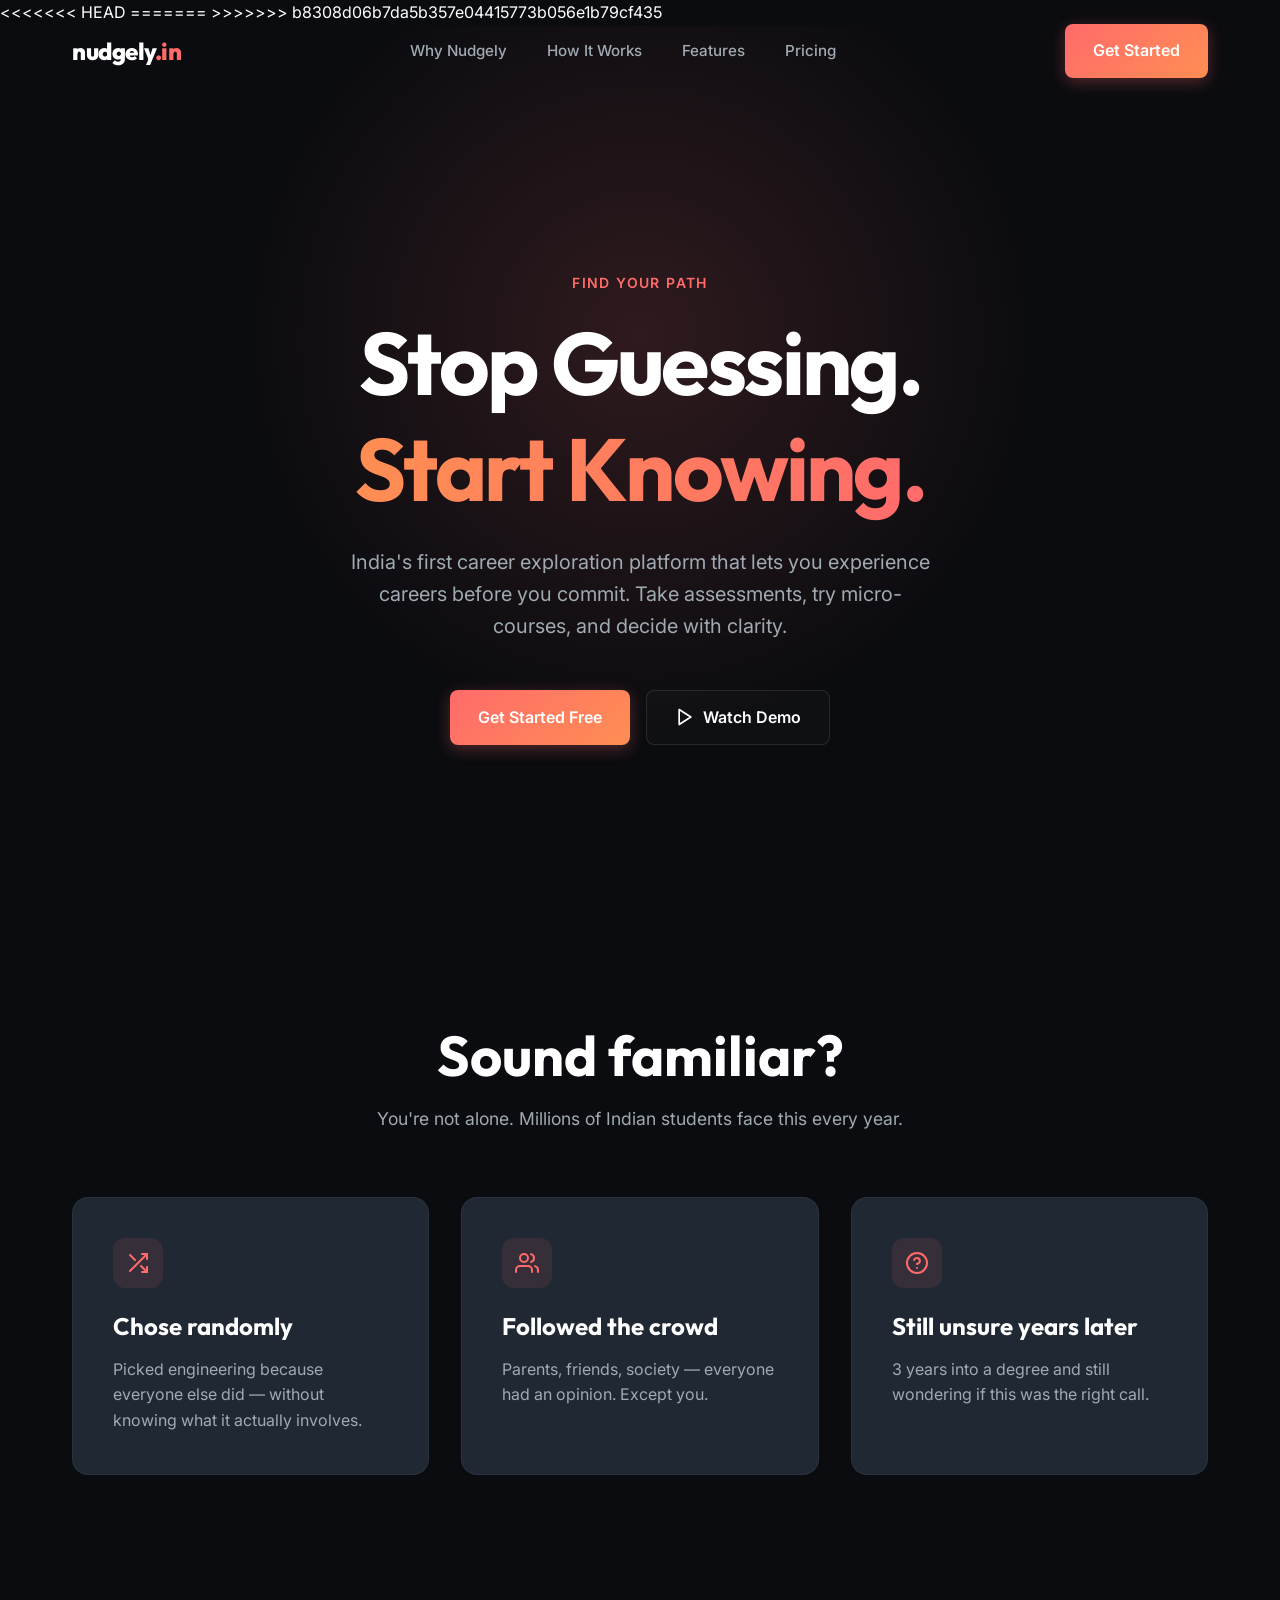
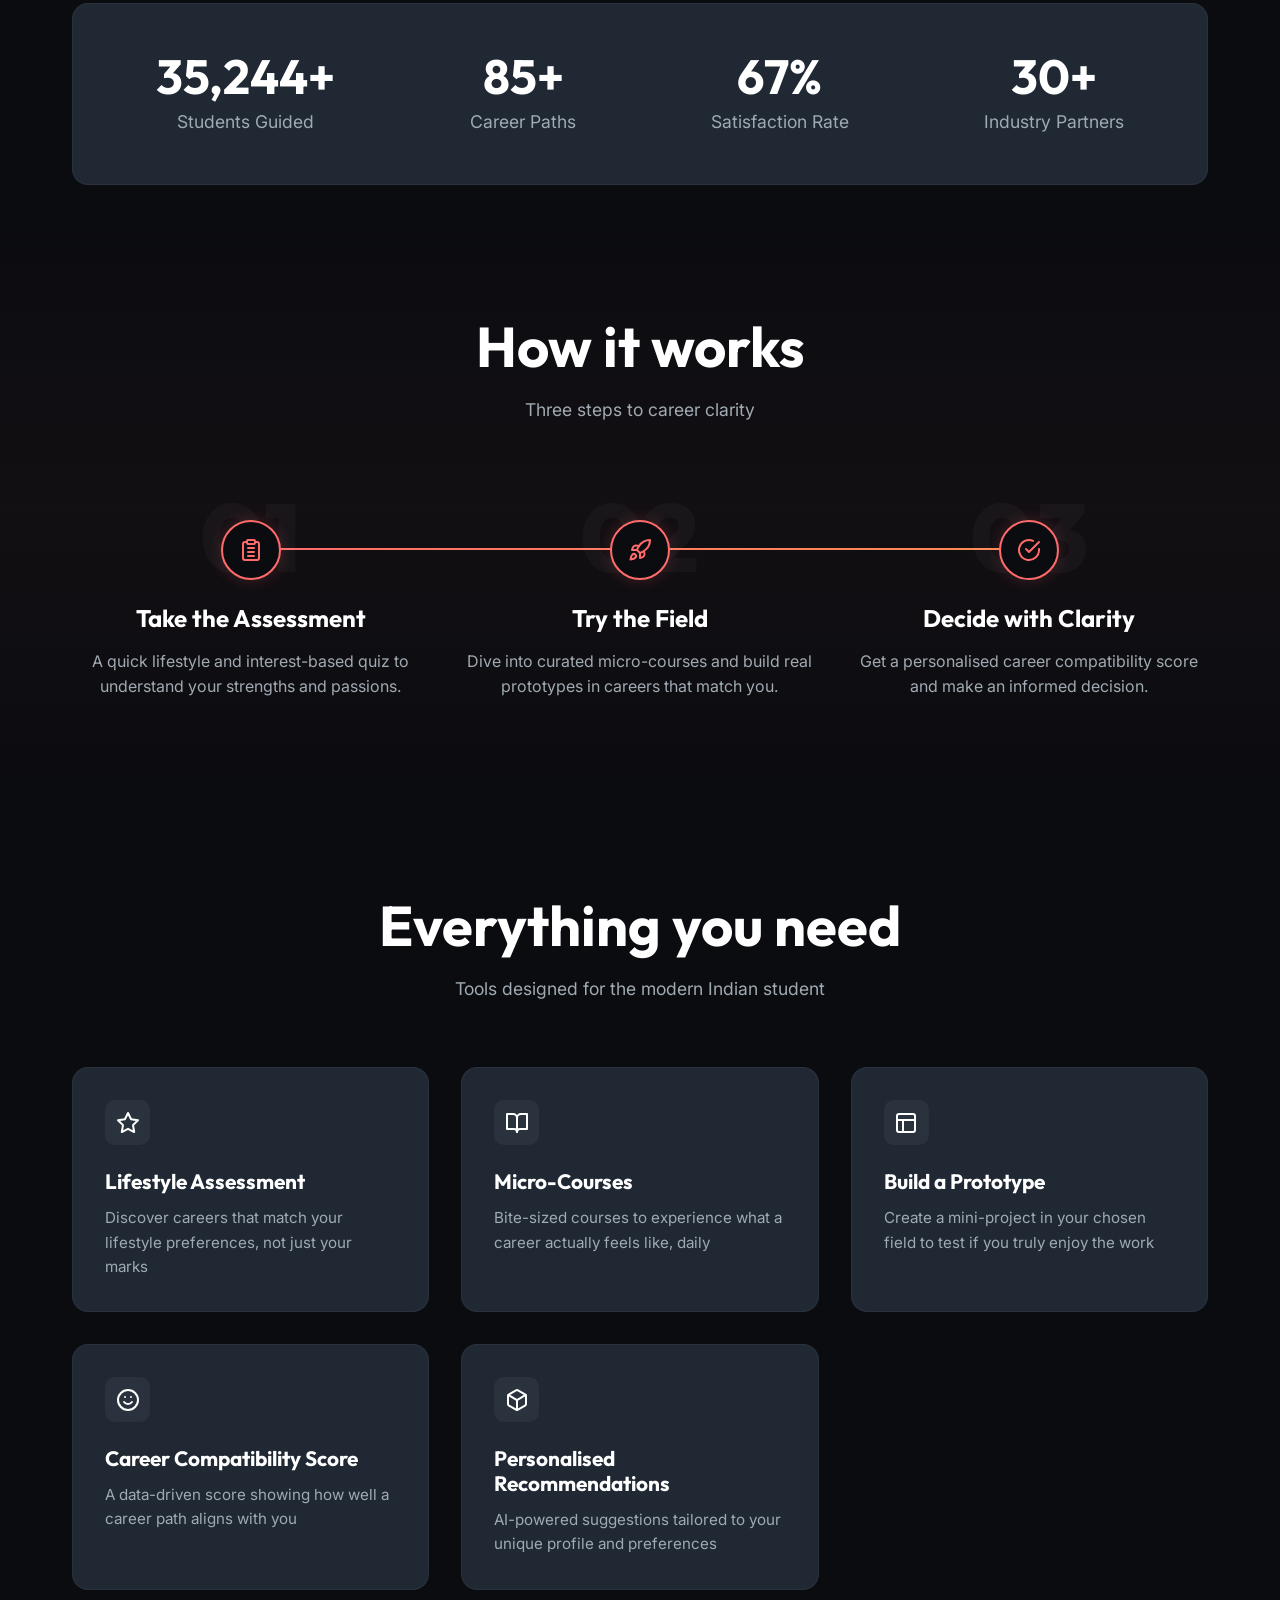
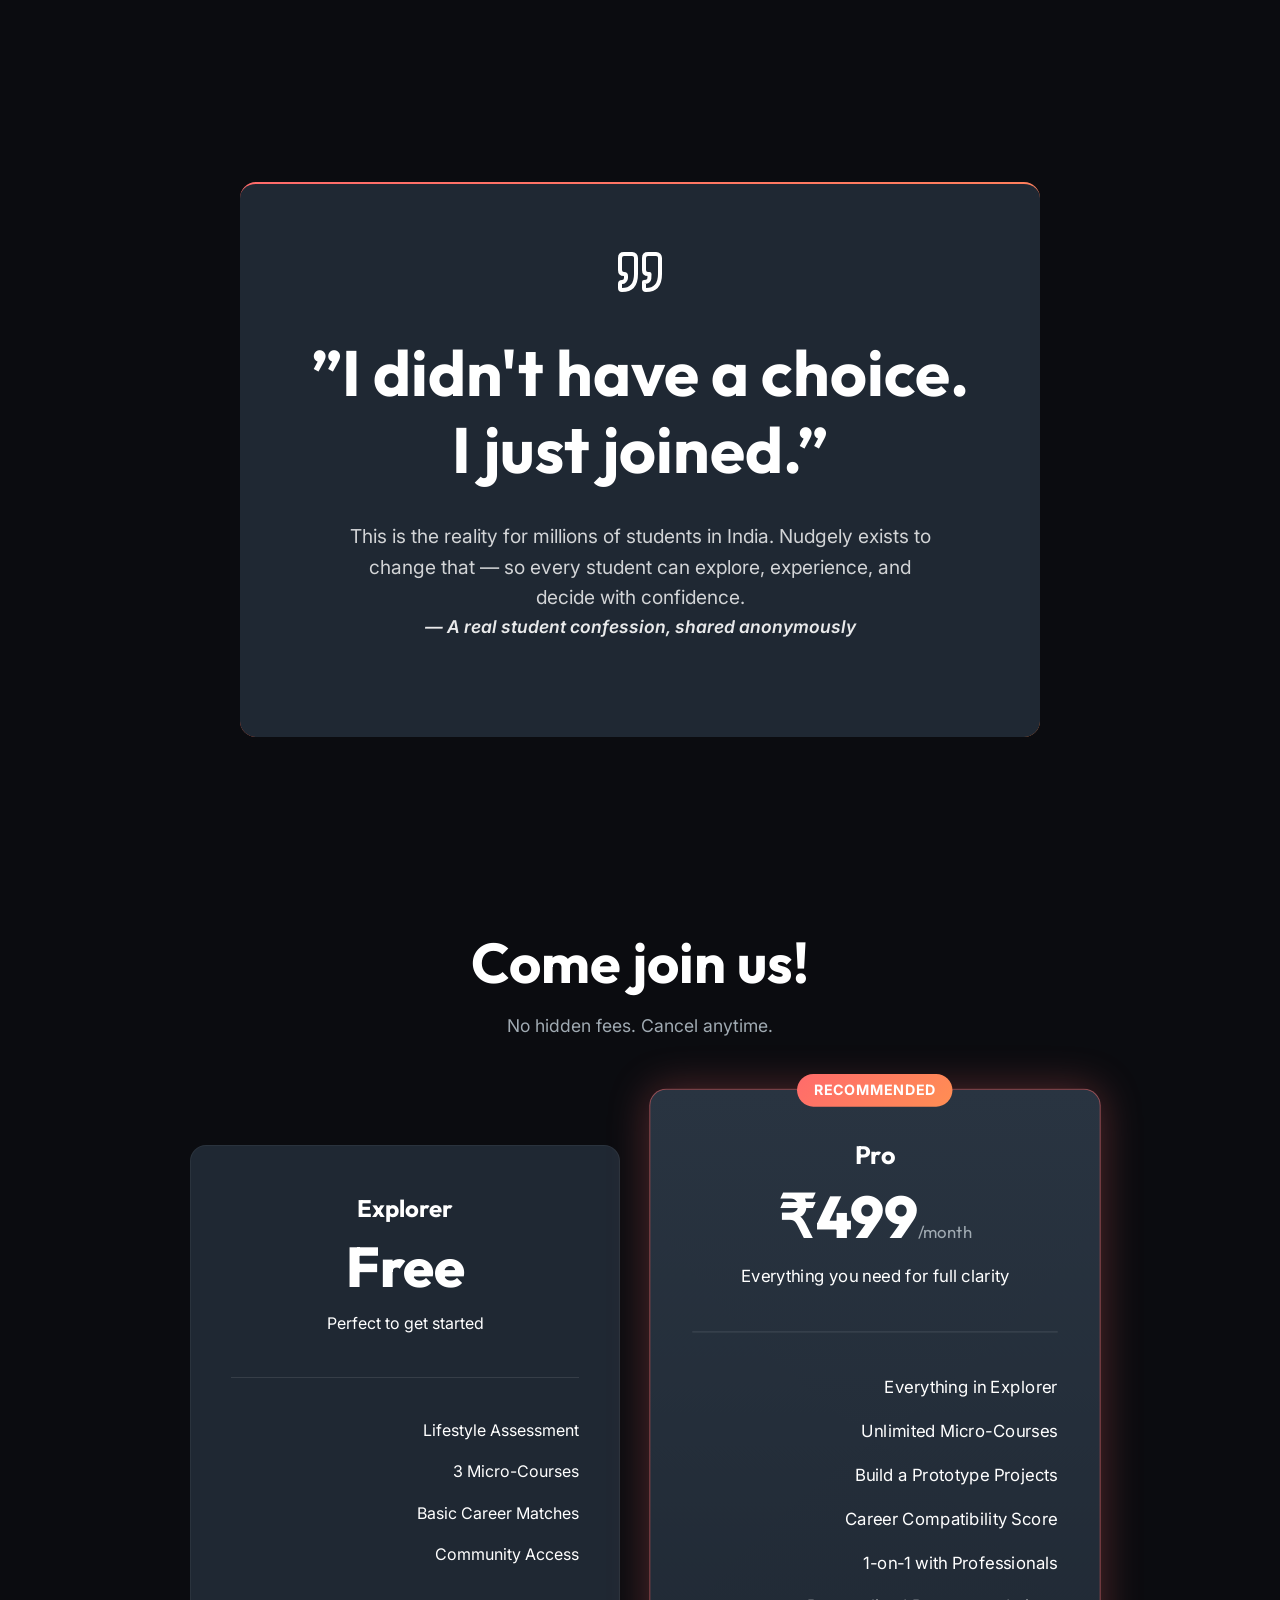
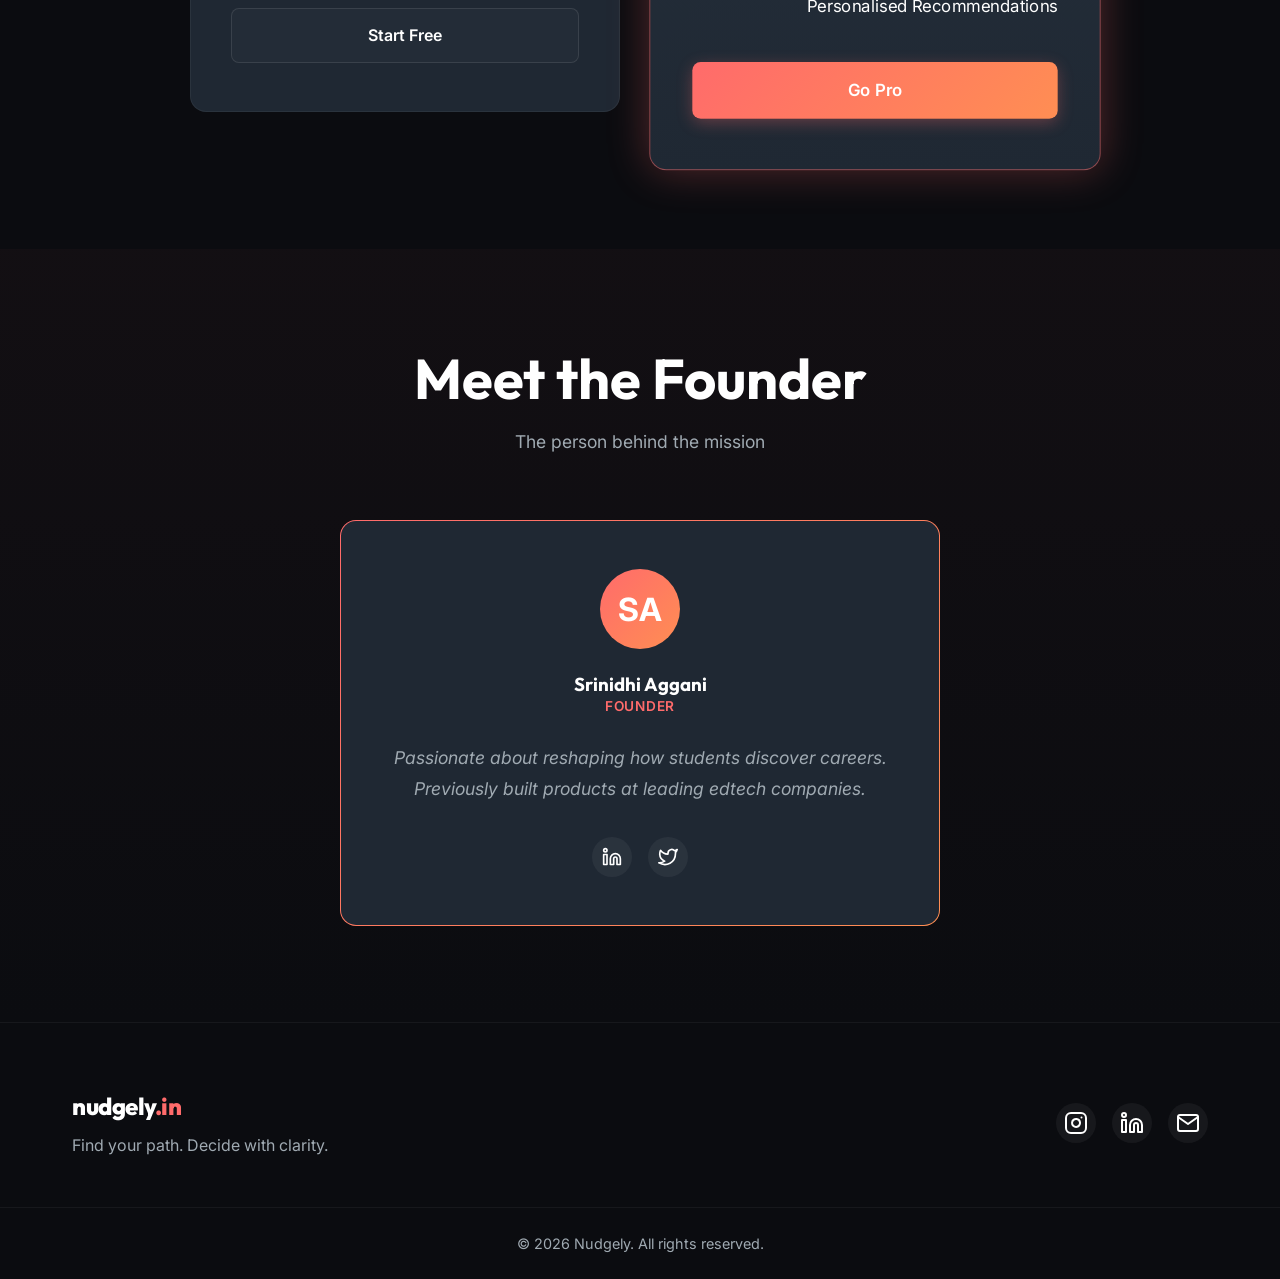
<file: index.html>
<!DOCTYPE html>
<html lang="en">
<head>
    <meta charset="UTF-8">
    <meta name="viewport" content="width=device-width, initial-scale=1.0">
    <title>Nudgely - Find Your Path</title>
    <meta name="description" content="India's first career exploration platform that lets you experience careers before you commit. Take assessments, try micro-courses, and decide with clarity.">
<<<<<<< HEAD

=======
    
>>>>>>> b8308d06b7da5b357e04415773b056e1b79cf435
    <!-- Google Fonts -->
    <link rel="preconnect" href="https://fonts.googleapis.com">
    <link rel="preconnect" href="https://fonts.gstatic.com" crossorigin>
    <link href="https://fonts.googleapis.com/css2?family=Inter:wght@400;500;600&family=Outfit:wght@400;600;700;800&display=swap" rel="stylesheet">
    
    <!-- CSS -->
    <link rel="stylesheet" href="styles.css">
</head>
<body>
    <!-- Navigation Bar -->
    <nav id="navbar" class="navbar">
        <div class="container nav-container">
            <a href="#" class="logo">nudgely<span class="text-accent">.in</span></a>
            
            <ul class="nav-links">
                <li><a href="#problem">Why Nudgely</a></li>
                <li><a href="#how-it-works">How It Works</a></li>
                <li><a href="#features">Features</a></li>
                <li><a href="#pricing">Pricing</a></li>
            </ul>

            <div class="nav-cta">
                <a href="onboarding.html" class="btn btn-primary">Get Started</a>
            </div>
            
            <!-- Mobile Menu Toggle (optional but good for responsive) -->
            <button class="mobile-toggle" aria-label="Toggle menu">
                <span></span>
                <span></span>
                <span></span>
            </button>
        </div>
    </nav>

    <!-- Hero Section -->
    <header class="hero">
        <!-- Decorative Glow -->
        <div class="hero-glow"></div>
        
        <div class="container hero-container text-center reveal">
            <span class="section-tag">FIND YOUR PATH</span>
            <h1 class="hero-title">
                Stop Guessing.<br>
                <span class="text-gradient">Start Knowing.</span>
            </h1>
            <p class="hero-subtitle">
                India's first career exploration platform that lets you experience careers before you commit. Take assessments, try micro-courses, and decide with clarity.
            </p>
            <div class="hero-buttons">
                <a href="onboarding.html" class="btn btn-primary">Get Started Free</a>
                <a href="#demo" class="btn btn-outline">
                    <svg width="20" height="20" viewBox="0 0 24 24" fill="none" stroke="currentColor" stroke-width="2" stroke-linecap="round" stroke-linejoin="round" style="margin-right: 8px;"><polygon points="5 3 19 12 5 21 5 3"></polygon></svg>
                    Watch Demo
                </a>
            </div>
        </div>
    </header>

    <!-- Problem Section -->
    <section id="problem" class="problem">
        <div class="container">
            <div class="section-header text-center reveal">
                <h2 class="section-title">Sound familiar?</h2>
                <p class="section-subtitle">You're not alone. Millions of Indian students face this every year.</p>
            </div>
            
            <div class="problem-grid">
                <div class="problem-card reveal">
                    <div class="card-icon">
                        <svg width="24" height="24" viewBox="0 0 24 24" fill="none" stroke="currentColor" stroke-width="2" stroke-linecap="round" stroke-linejoin="round"><path d="M16 3h5v5"></path><path d="M4 20L21 3"></path><path d="M21 16v5h-5"></path><path d="M15 15l6 6"></path><path d="M4 4l5 5"></path></svg>
                    </div>
                    <h3>Chose randomly</h3>
                    <p>Picked engineering because everyone else did &mdash; without knowing what it actually involves.</p>
                </div>
                
                <div class="problem-card reveal" style="transition-delay: 0.1s;">
                    <div class="card-icon">
                        <svg width="24" height="24" viewBox="0 0 24 24" fill="none" stroke="currentColor" stroke-width="2" stroke-linecap="round" stroke-linejoin="round"><path d="M17 21v-2a4 4 0 0 0-4-4H5a4 4 0 0 0-4 4v2"></path><circle cx="9" cy="7" r="4"></circle><path d="M23 21v-2a4 4 0 0 0-3-3.87"></path><path d="M16 3.13a4 4 0 0 1 0 7.75"></path></svg>
                    </div>
                    <h3>Followed the crowd</h3>
                    <p>Parents, friends, society &mdash; everyone had an opinion. Except you.</p>
                </div>
                
                <div class="problem-card reveal" style="transition-delay: 0.2s;">
                    <div class="card-icon">
                        <svg width="24" height="24" viewBox="0 0 24 24" fill="none" stroke="currentColor" stroke-width="2" stroke-linecap="round" stroke-linejoin="round"><circle cx="12" cy="12" r="10"></circle><path d="M9.09 9a3 3 0 0 1 5.83 1c0 2-3 3-3 3"></path><line x1="12" y1="17" x2="12.01" y2="17"></line></svg>
                    </div>
                    <h3>Still unsure years later</h3>
                    <p>3 years into a degree and still wondering if this was the right call.</p>
                </div>
            </div>
        </div>
    </section>

    <!-- Stats Section -->
    <section class="stats">
        <div class="container reveal">
            <div class="stats-container">
                <div class="stat-item">
                    <h3 class="stat-number" data-target="50000" data-suffix="+">0</h3>
                    <p class="stat-label">Students Guided</p>
                </div>
                <div class="stat-item">
                    <h3 class="stat-number" data-target="120" data-suffix="+">0</h3>
                    <p class="stat-label">Career Paths</p>
                </div>
                <div class="stat-item">
                    <h3 class="stat-number" data-target="95" data-suffix="%">0</h3>
                    <p class="stat-label">Satisfaction Rate</p>
                </div>
                <div class="stat-item">
                    <h3 class="stat-number" data-target="40" data-suffix="+">0</h3>
                    <p class="stat-label">Industry Partners</p>
                </div>
            </div>
        </div>
    </section>

    <!-- How It Works Section -->
    <section id="how-it-works" class="how-it-works">
        <div class="container">
            <div class="section-header text-center reveal">
                <h2 class="section-title">How it works</h2>
                <p class="section-subtitle">Three steps to career clarity</p>
            </div>
            
            <div class="steps-container">
                <div class="step reveal">
                    <div class="step-number">01</div>
                    <div class="step-icon">
                        <svg width="24" height="24" viewBox="0 0 24 24" fill="none" stroke="currentColor" stroke-width="2" stroke-linecap="round" stroke-linejoin="round"><path d="M16 4h2a2 2 0 0 1 2 2v14a2 2 0 0 1-2 2H6a2 2 0 0 1-2-2V6a2 2 0 0 1 2-2h2"></path><rect x="8" y="2" width="8" height="4" rx="1" ry="1"></rect><path d="M9 14h6"></path><path d="M9 10h6"></path><path d="M9 18h6"></path></svg>
                    </div>
                    <h3>Take the Assessment</h3>
                    <p>A quick lifestyle and interest-based quiz to understand your strengths and passions.</p>
                </div>
                
                <div class="step reveal" style="transition-delay: 0.1s;">
                    <div class="step-number">02</div>
                    <div class="step-icon">
                        <svg width="24" height="24" viewBox="0 0 24 24" fill="none" stroke="currentColor" stroke-width="2" stroke-linecap="round" stroke-linejoin="round"><path d="M4.5 16.5c-1.5 1.26-2 5-2 5s3.74-.5 5-2c.71-.84.7-2.13-.09-2.91a2.18 2.18 0 0 0-2.91-.09z"></path><path d="m12 15-3-3a22 22 0 0 1 2-3.95A12.88 12.88 0 0 1 22 2c0 2.72-.78 7.5-6 11a22.35 22.35 0 0 1-4 2z"></path><path d="M9 12H4s.55-3.03 2-4c1.62-1.08 5 0 5 0"></path><path d="M12 15v5s3.03-.55 4-2c1.08-1.62 0-5 0-5"></path></svg>
                    </div>
                    <h3>Try the Field</h3>
                    <p>Dive into curated micro-courses and build real prototypes in careers that match you.</p>
                </div>
                
                <div class="step reveal" style="transition-delay: 0.2s;">
                    <div class="step-number">03</div>
                    <div class="step-icon">
                        <svg width="24" height="24" viewBox="0 0 24 24" fill="none" stroke="currentColor" stroke-width="2" stroke-linecap="round" stroke-linejoin="round"><path d="M22 11.08V12a10 10 0 1 1-5.93-9.14"></path><polyline points="22 4 12 14.01 9 11.01"></polyline></svg>
                    </div>
                    <h3>Decide with Clarity</h3>
                    <p>Get a personalised career compatibility score and make an informed decision.</p>
                </div>
            </div>
        </div>
    </section>

    <!-- Features Section -->
    <section id="features" class="features">
        <div class="container">
            <div class="section-header text-center reveal">
                <h2 class="section-title">Everything you need</h2>
                <p class="section-subtitle">Tools designed for the modern Indian student</p>
            </div>
            
            <div class="features-grid">
                <div class="feature-card reveal">
                    <div class="feature-icon">
                        <svg width="24" height="24" viewBox="0 0 24 24" fill="none" stroke="currentColor" stroke-width="2" stroke-linecap="round" stroke-linejoin="round"><polygon points="12 2 15.09 8.26 22 9.27 17 14.14 18.18 21.02 12 17.77 5.82 21.02 7 14.14 2 9.27 8.91 8.26 12 2"></polygon></svg>
                    </div>
                    <h3>Lifestyle Assessment</h3>
                    <p>Discover careers that match your lifestyle preferences, not just your marks</p>
                </div>
                
                <div class="feature-card reveal" style="transition-delay: 0.1s;">
                    <div class="feature-icon">
                        <svg width="24" height="24" viewBox="0 0 24 24" fill="none" stroke="currentColor" stroke-width="2" stroke-linecap="round" stroke-linejoin="round"><path d="M2 3h6a4 4 0 0 1 4 4v14a3 3 0 0 0-3-3H2z"></path><path d="M22 3h-6a4 4 0 0 0-4 4v14a3 3 0 0 1 3-3h7z"></path></svg>
                    </div>
                    <h3>Micro-Courses</h3>
                    <p>Bite-sized courses to experience what a career actually feels like, daily</p>
                </div>
                
                <div class="feature-card reveal" style="transition-delay: 0.2s;">
                    <div class="feature-icon">
                        <svg width="24" height="24" viewBox="0 0 24 24" fill="none" stroke="currentColor" stroke-width="2" stroke-linecap="round" stroke-linejoin="round"><rect x="3" y="3" width="18" height="18" rx="2" ry="2"></rect><line x1="3" y1="9" x2="21" y2="9"></line><line x1="9" y1="21" x2="9" y2="9"></line></svg>
                    </div>
                    <h3>Build a Prototype</h3>
                    <p>Create a mini-project in your chosen field to test if you truly enjoy the work</p>
                </div>
                
                <div class="feature-card reveal" style="transition-delay: 0.3s;">
                    <div class="feature-icon">
                        <svg width="24" height="24" viewBox="0 0 24 24" fill="none" stroke="currentColor" stroke-width="2" stroke-linecap="round" stroke-linejoin="round"><circle cx="12" cy="12" r="10"></circle><path d="M8 14s1.5 2 4 2 4-2 4-2"></path><line x1="9" y1="9" x2="9.01" y2="9"></line><line x1="15" y1="9" x2="15.01" y2="9"></line></svg>
                    </div>
                    <h3>Career Compatibility Score</h3>
                    <p>A data-driven score showing how well a career path aligns with you</p>
                </div>
                

                
                <div class="feature-card reveal" style="transition-delay: 0.5s;">
                    <div class="feature-icon">
                        <svg width="24" height="24" viewBox="0 0 24 24" fill="none" stroke="currentColor" stroke-width="2" stroke-linecap="round" stroke-linejoin="round"><path d="M21 16V8a2 2 0 0 0-1-1.73l-7-4a2 2 0 0 0-2 0l-7 4A2 2 0 0 0 3 8v8a2 2 0 0 0 1 1.73l7 4a2 2 0 0 0 2 0l7-4A2 2 0 0 0 21 16z"></path><polyline points="3.27 6.96 12 12.01 20.73 6.96"></polyline><line x1="12" y1="22.08" x2="12" y2="12"></line></svg>
                    </div>
                    <h3>Personalised Recommendations</h3>
                    <p>AI-powered suggestions tailored to your unique profile and preferences</p>
                </div>
            </div>
        </div>
    </section>

    <!-- Quote Section -->
    <section class="quote-section">
        <div class="container">
            <div class="quote-container text-center reveal">
                <svg class="quote-mark" width="48" height="48" viewBox="0 0 24 24" fill="none" stroke="currentColor" stroke-width="2" stroke-linecap="round" stroke-linejoin="round"><path d="M3 21c3 0 7-1 7-8V5c0-1.25-.756-2.017-2-2H4c-1.25 0-2 .75-2 1.972V11c0 1.25.75 2 2 2 1 0 1 0 1 1v1c0 1-1 2-2 2s-1 .008-1 1.031V20c0 1 0 1 1 1z"></path><path d="M15 21c3 0 7-1 7-8V5c0-1.25-.757-2.017-2-2h-4c-1.25 0-2 .75-2 1.972V11c0 1.25.75 2 2 2h.75c0 2.25.25 4-2.75 4v3c0 1 0 1 1 1z"></path></svg>
                <blockquote class="large-quote">&rdquo;I didn't have a choice. I just joined.&rdquo;</blockquote>
                <p class="quote-subtext">This is the reality for millions of students in India. Nudgely exists to change that &mdash; so every student can explore, experience, and decide with confidence.</p>
                <p class="quote-attribution">&mdash; A real student confession, shared anonymously</p>
            </div>
        </div>
    </section>

    <!-- Pricing Section -->
    <section id="pricing" class="pricing">
        <div class="container">
            <div class="section-header text-center reveal">
                <h2 class="section-title">Come join us!</h2>
                <p class="section-subtitle">No hidden fees. Cancel anytime.</p>
            </div>
            
            <div class="pricing-grid">
                <!-- Free Plan -->
                <div class="pricing-card reveal">
                    <div class="pricing-header">
                        <h3>Explorer</h3>
                        <div class="price">Free</div>
                        <p>Perfect to get started</p>
                    </div>
                    <ul class="pricing-features">
                        <li><svg width="20" height="20" viewBox="0 0 24 24" fill="none" stroke="currentColor" stroke-width="2" stroke-linecap="round" stroke-linejoin="round" class="check-icon"><polyline points="20 6 9 17 4 12"></polyline></svg> Lifestyle Assessment</li>
                        <li><svg width="20" height="20" viewBox="0 0 24 24" fill="none" stroke="currentColor" stroke-width="2" stroke-linecap="round" stroke-linejoin="round" class="check-icon"><polyline points="20 6 9 17 4 12"></polyline></svg> 3 Micro-Courses</li>
                        <li><svg width="20" height="20" viewBox="0 0 24 24" fill="none" stroke="currentColor" stroke-width="2" stroke-linecap="round" stroke-linejoin="round" class="check-icon"><polyline points="20 6 9 17 4 12"></polyline></svg> Basic Career Matches</li>
                        <li><svg width="20" height="20" viewBox="0 0 24 24" fill="none" stroke="currentColor" stroke-width="2" stroke-linecap="round" stroke-linejoin="round" class="check-icon"><polyline points="20 6 9 17 4 12"></polyline></svg> Community Access</li>
                    </ul>
                    <a href="#" class="btn btn-outline" style="width: 100%;">Start Free</a>
                </div>
                
                <!-- Pro Plan -->
                <div class="pricing-card pro reveal" style="transition-delay: 0.1s;">
                    <div class="recommended-badge">Recommended</div>
                    <div class="pricing-header">
                        <h3>Pro</h3>
                        <div class="price">₹499<span>/month</span></div>
                        <p>Everything you need for full clarity</p>
                    </div>
                    <ul class="pricing-features">
                        <li><svg width="20" height="20" viewBox="0 0 24 24" fill="none" stroke="currentColor" stroke-width="2" stroke-linecap="round" stroke-linejoin="round" class="check-icon"><polyline points="20 6 9 17 4 12"></polyline></svg> Everything in Explorer</li>
                        <li><svg width="20" height="20" viewBox="0 0 24 24" fill="none" stroke="currentColor" stroke-width="2" stroke-linecap="round" stroke-linejoin="round" class="check-icon"><polyline points="20 6 9 17 4 12"></polyline></svg> Unlimited Micro-Courses</li>
                        <li><svg width="20" height="20" viewBox="0 0 24 24" fill="none" stroke="currentColor" stroke-width="2" stroke-linecap="round" stroke-linejoin="round" class="check-icon"><polyline points="20 6 9 17 4 12"></polyline></svg> Build a Prototype Projects</li>
                        <li><svg width="20" height="20" viewBox="0 0 24 24" fill="none" stroke="currentColor" stroke-width="2" stroke-linecap="round" stroke-linejoin="round" class="check-icon"><polyline points="20 6 9 17 4 12"></polyline></svg> Career Compatibility Score</li>
                        <li><svg width="20" height="20" viewBox="0 0 24 24" fill="none" stroke="currentColor" stroke-width="2" stroke-linecap="round" stroke-linejoin="round" class="check-icon"><polyline points="20 6 9 17 4 12"></polyline></svg> 1-on-1 with Professionals</li>
                        <li><svg width="20" height="20" viewBox="0 0 24 24" fill="none" stroke="currentColor" stroke-width="2" stroke-linecap="round" stroke-linejoin="round" class="check-icon"><polyline points="20 6 9 17 4 12"></polyline></svg> Personalised Recommendations</li>
                    </ul>
                    <a href="#" class="btn btn-primary" style="width: 100%;">Go Pro</a>
                </div>
            </div>
        </div>
    </section>

    <!-- Founder Section -->
    <section class="founder-section">
        <div class="container">
            <div class="section-header text-center reveal">
                <h2 class="section-title">Meet the Founder</h2>
                <p class="section-subtitle">The person behind the mission</p>
            </div>
            
            <div class="founder-card reveal">
                <div class="founder-info">
                    <div class="founder-avatar">SA</div>
                    <h3>Srinidhi Aggani</h3>
                    <div class="founder-title">Founder</div>
                    <p class="founder-bio">Passionate about reshaping how students discover careers. Previously built products at leading edtech companies.</p>
                    <div class="founder-socials">
                        <a href="#" aria-label="LinkedIn"><svg width="20" height="20" viewBox="0 0 24 24" fill="none" stroke="currentColor" stroke-width="2" stroke-linecap="round" stroke-linejoin="round"><path d="M16 8a6 6 0 0 1 6 6v7h-4v-7a2 2 0 0 0-2-2 2 2 0 0 0-2 2v7h-4v-7a6 6 0 0 1 6-6z"></path><rect x="2" y="9" width="4" height="12"></rect><circle cx="4" cy="4" r="2"></circle></svg></a>
                        <a href="#" aria-label="Twitter"><svg width="20" height="20" viewBox="0 0 24 24" fill="none" stroke="currentColor" stroke-width="2" stroke-linecap="round" stroke-linejoin="round"><path d="M23 3a10.9 10.9 0 0 1-3.14 1.53 4.48 4.48 0 0 0-7.86 3v1A10.66 10.66 0 0 1 3 4s-4 9 5 13a11.64 11.64 0 0 1-7 2c9 5 20 0 20-11.5a4.5 4.5 0 0 0-.08-.83A7.72 7.72 0 0 0 23 3z"></path></svg></a>
                    </div>
                </div>
            </div>
        </div>
    </section>

    <!-- Footer -->
    <footer class="footer">
        <div class="container footer-container">
            <div class="footer-brand">
                <a href="#" class="logo">nudgely<span class="text-accent">.in</span></a>
                <p>Find your path. Decide with clarity.</p>
            </div>
            <div class="footer-socials">
                <a href="#" aria-label="Instagram"><svg width="24" height="24" viewBox="0 0 24 24" fill="none" stroke="currentColor" stroke-width="2" stroke-linecap="round" stroke-linejoin="round"><rect x="2" y="2" width="20" height="20" rx="5" ry="5"></rect><path d="M16 11.37A4 4 0 1 1 12.63 8 4 4 0 0 1 16 11.37z"></path><line x1="17.5" y1="6.5" x2="17.51" y2="6.5"></line></svg></a>
                <a href="#" aria-label="LinkedIn"><svg width="24" height="24" viewBox="0 0 24 24" fill="none" stroke="currentColor" stroke-width="2" stroke-linecap="round" stroke-linejoin="round"><path d="M16 8a6 6 0 0 1 6 6v7h-4v-7a2 2 0 0 0-2-2 2 2 0 0 0-2 2v7h-4v-7a6 6 0 0 1 6-6z"></path><rect x="2" y="9" width="4" height="12"></rect><circle cx="4" cy="4" r="2"></circle></svg></a>
                <a href="#" aria-label="Email"><svg width="24" height="24" viewBox="0 0 24 24" fill="none" stroke="currentColor" stroke-width="2" stroke-linecap="round" stroke-linejoin="round"><path d="M4 4h16c1.1 0 2 .9 2 2v12c0 1.1-.9 2-2 2H4c-1.1 0-2-.9-2-2V6c0-1.1.9-2 2-2z"></path><polyline points="22,6 12,13 2,6"></polyline></svg></a>
            </div>
        </div>
        <div class="footer-bottom">
            <p>&copy; 2026 Nudgely. All rights reserved.</p>
        </div>
    </footer>

    <script src="script.js"></script>
</body>
</html>
</file>
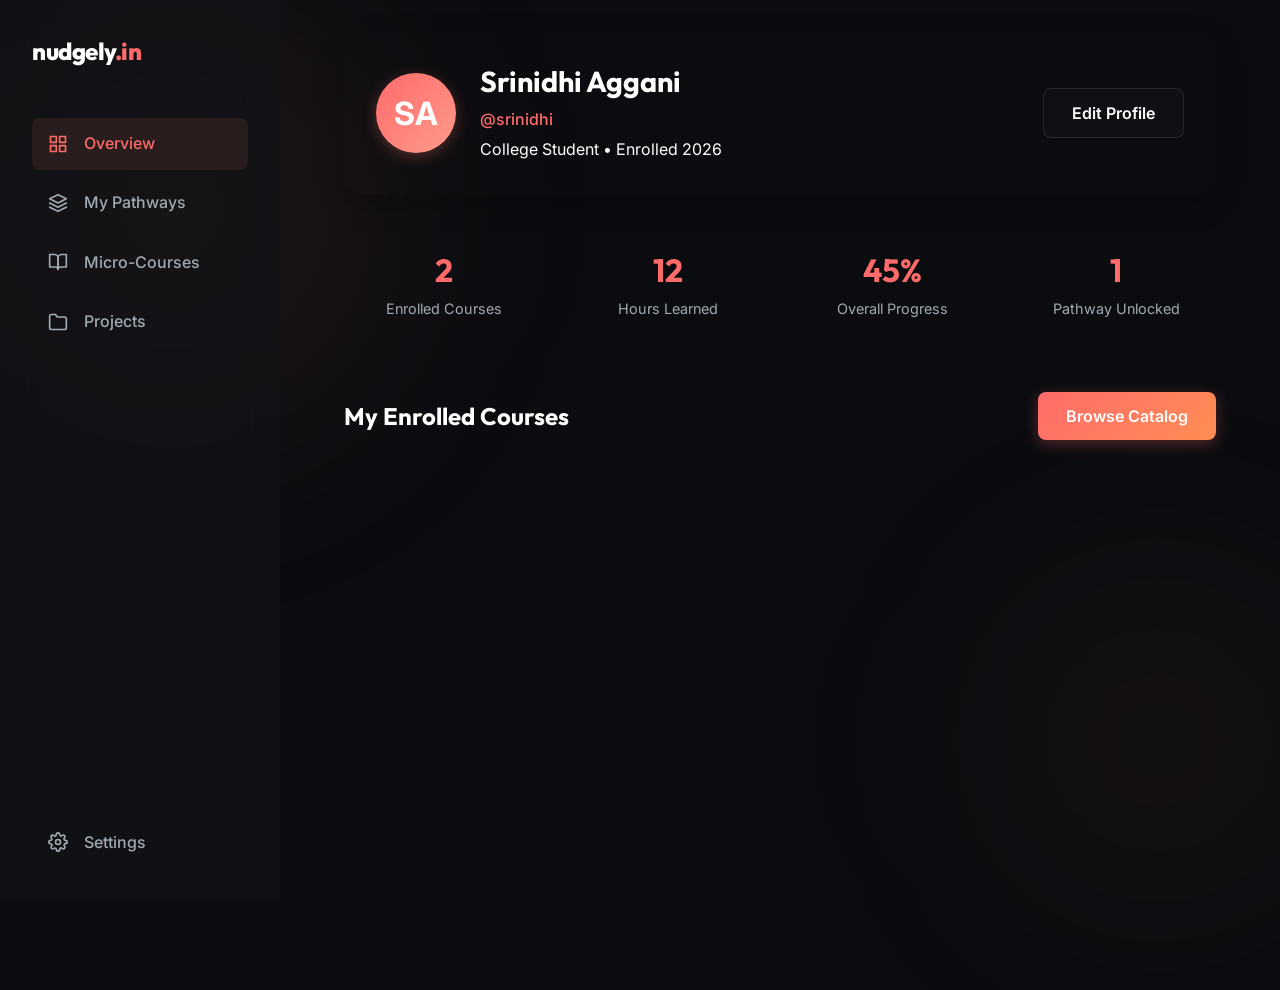
<file: dashboard.html>
<!DOCTYPE html>
<html lang="en">
<head>
    <meta charset="UTF-8">
    <meta name="viewport" content="width=device-width, initial-scale=1.0">
    <title>Dashboard | Nudgely</title>
    
    <!-- Google Fonts -->
    <link rel="preconnect" href="https://fonts.googleapis.com">
    <link rel="preconnect" href="https://fonts.gstatic.com" crossorigin>
    <link href="https://fonts.googleapis.com/css2?family=Inter:wght@400;500;600&family=Outfit:wght@400;600;700;800&display=swap" rel="stylesheet">
    
    <!-- CSS -->
    <link rel="stylesheet" href="styles.css">
    <link rel="stylesheet" href="dashboard.css">
</head>
<body class="dashboard-body">
    <!-- Glowing background elements -->
    <div class="dash-glow dash-glow-1"></div>
    <div class="dash-glow dash-glow-2"></div>

    <div class="dashboard-layout">
        <!-- Sidebar -->
        <aside class="sidebar">
            <div class="sidebar-logo">
                <a href="index.html" class="logo">nudgely<span class="text-accent">.in</span></a>
            </div>
            
            <nav class="sidebar-nav">
                <a href="#" class="nav-item active">
                    <svg width="20" height="20" viewBox="0 0 24 24" fill="none" stroke="currentColor" stroke-width="2" stroke-linecap="round" stroke-linejoin="round"><rect x="3" y="3" width="7" height="7"></rect><rect x="14" y="3" width="7" height="7"></rect><rect x="14" y="14" width="7" height="7"></rect><rect x="3" y="14" width="7" height="7"></rect></svg>
                    Overview
                </a>
                <a href="#" class="nav-item">
                    <svg width="20" height="20" viewBox="0 0 24 24" fill="none" stroke="currentColor" stroke-width="2" stroke-linecap="round" stroke-linejoin="round"><path d="M12 2L2 7l10 5 10-5-10-5zM2 17l10 5 10-5M2 12l10 5 10-5"></path></svg>
                    My Pathways
                </a>

                <a href="#" class="nav-item">
                    <svg width="20" height="20" viewBox="0 0 24 24" fill="none" stroke="currentColor" stroke-width="2" stroke-linecap="round" stroke-linejoin="round"><path d="M2 3h6a4 4 0 0 1 4 4v14a3 3 0 0 0-3-3H2z"></path><path d="M22 3h-6a4 4 0 0 0-4 4v14a3 3 0 0 1 3-3h7z"></path></svg>
                    Micro-Courses
                </a>
                <a href="#" class="nav-item">
                    <svg width="20" height="20" viewBox="0 0 24 24" fill="none" stroke="currentColor" stroke-width="2" stroke-linecap="round" stroke-linejoin="round"><path d="M22 19a2 2 0 0 1-2 2H4a2 2 0 0 1-2-2V5a2 2 0 0 1 2-2h5l2 3h9a2 2 0 0 1 2 2z"></path></svg>
                    Projects
                </a>
            </nav>
            
            <div class="sidebar-bottom">
                <a href="#" class="nav-item">
                    <svg width="20" height="20" viewBox="0 0 24 24" fill="none" stroke="currentColor" stroke-width="2" stroke-linecap="round" stroke-linejoin="round"><circle cx="12" cy="12" r="3"></circle><path d="M19.4 15a1.65 1.65 0 0 0 .33 1.82l.06.06a2 2 0 0 1 0 2.83 2 2 0 0 1-2.83 0l-.06-.06a1.65 1.65 0 0 0-1.82-.33 1.65 1.65 0 0 0-1 1.51V21a2 2 0 0 1-2 2 2 2 0 0 1-2-2v-.09A1.65 1.65 0 0 0 9 19.4a1.65 1.65 0 0 0-1.82.33l-.06.06a2 2 0 0 1-2.83 0 2 2 0 0 1 0-2.83l.06-.06a1.65 1.65 0 0 0 .33-1.82 1.65 1.65 0 0 0-1.51-1H3a2 2 0 0 1-2-2 2 2 0 0 1 2-2h.09A1.65 1.65 0 0 0 4.6 9a1.65 1.65 0 0 0-.33-1.82l-.06-.06a2 2 0 0 1 0-2.83 2 2 0 0 1 2.83 0l.06.06a1.65 1.65 0 0 0 1.82.33H9a1.65 1.65 0 0 0 1-1.51V3a2 2 0 0 1 2-2 2 2 0 0 1 2 2v.09a1.65 1.65 0 0 0 1 1.51 1.65 1.65 0 0 0 1.82-.33l.06-.06a2 2 0 0 1 2.83 0 2 2 0 0 1 0 2.83l-.06.06a1.65 1.65 0 0 0-.33 1.82V9a1.65 1.65 0 0 0 1.51 1H21a2 2 0 0 1 2 2 2 2 0 0 1-2 2h-.09a1.65 1.65 0 0 0-1.51 1z"></path></svg>
                    Settings
                </a>
            </div>
        </aside>

        <!-- Main Content -->
        <main class="main-content">
            <!-- Header Profile -->
            <header class="profile-header">
                <div class="profile-info-wrap">
                    <div class="profile-avatar">SA</div>
                    <div class="profile-details">
                        <h2 id="dash-user-name">Srinidhi Aggani</h2>
                        <p class="text-accent" id="dash-user-username" style="margin-bottom: 0.3rem; font-weight: 500;">@srinidhi</p>
                        <p class="text-muted" id="dash-user-edu">College Student • Enrolled 2026</p>
                    </div>
                </div>
                <button class="btn btn-outline" id="edit-profile-btn">Edit Profile</button>
            </header>

            <!-- Stats Row -->
            <div class="stats-row">
                <div class="stat-card">
                    <h3 id="stat-courses">2</h3>
                    <p>Enrolled Courses</p>
                </div>
                <div class="stat-card">
                    <h3>12</h3>
                    <p>Hours Learned</p>
                </div>
                <div class="stat-card">
                    <h3>45%</h3>
                    <p>Overall Progress</p>
                </div>
                <div class="stat-card">
                    <h3>1</h3>
                    <p>Pathway Unlocked</p>
                </div>
            </div>

            <!-- My Enrolled Courses -->
            <div class="dashboard-section">
                <div class="section-title-row">
                    <h3>My Enrolled Courses</h3>
                    <button class="btn btn-primary btn-sm">Browse Catalog</button>
                </div>
                
                <div class="courses-grid" id="dash-courses-grid">
                    <!-- dynamically injected by JS based on quiz results -->
                </div>
            </div>
            
            <!-- Personal Details / Settings -->
            <div class="dashboard-section" id="my-details-section" style="display: none;">
                <h3>My Details</h3>
                <div class="details-card">
                    <div class="detail-row">
                        <span class="detail-label">Full Name</span>
                        <span class="detail-value">Srinidhi Aggani</span>
                    </div>
                    <div class="detail-row">
                        <span class="detail-label">Email</span>
                        <span class="detail-value">srinidhi@nudgely.in</span>
                    </div>
                    <div class="detail-row">
                        <span class="detail-label">Current Education</span>
                        <span class="detail-value" id="dash-edu-detail">College Student</span>
                    </div>
                    <div class="detail-row">
                        <span class="detail-label">Primary Interest</span>
                        <span class="detail-value" id="dash-interest-detail">Technology & Systems</span>
                    </div>
                    <div class="detail-row">
                        <span class="detail-label">Career Stage</span>
                        <span class="detail-value" id="dash-career-stage">Discovering options</span>
                    </div>
                    <div class="detail-row">
                        <span class="detail-label">Target Career</span>
                        <span class="detail-value" id="dash-career-goal">Exploring</span>
                    </div>
                    <div class="detail-row">
                        <span class="detail-label">Learning Style</span>
                        <span class="detail-value" id="dash-learning-style">Hands-on experience</span>
                    </div>
                    <div class="detail-row">
                        <span class="detail-label">Availability</span>
                        <span class="detail-value" id="dash-availability">Flexible</span>
                    </div>
                    <div class="detail-row">
                        <span class="detail-label">Core Motivation</span>
                        <span class="detail-value" id="dash-motivation">Impact</span>
                    </div>
                </div>
            </div>
        </main>
    </div>
    
    <script src="dashboard.js?v=2"></script>
    <script>
        // Ensure the toggle works even if external JS is cached or delayed
        (function() {
            const btn = document.getElementById('edit-profile-btn');
            const section = document.getElementById('my-details-section');
            if (btn && section) {
                btn.addEventListener('click', function(e) {
                    e.preventDefault();
                    if (section.style.display === 'none' || section.style.display === '') {
                        section.style.display = 'block';
                    } else {
                        section.style.display = 'none';
                    }
                });
            }
        })();
    </script>
</body>
</html>
</file>
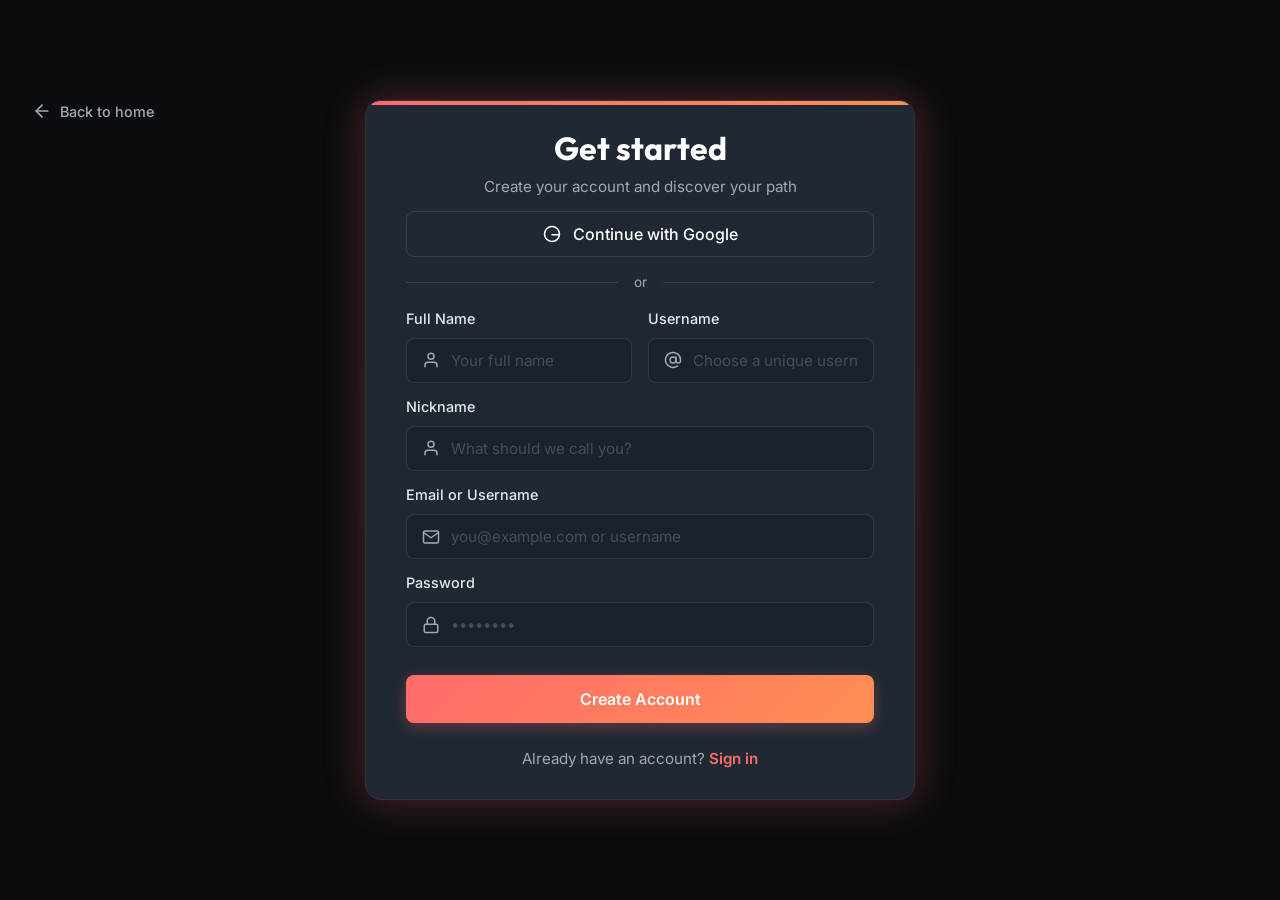
<file: login.html>
<!DOCTYPE html>
<html lang="en">
<head>
    <meta charset="UTF-8">
    <meta name="viewport" content="width=device-width, initial-scale=1.0">
    <title>Login & Signup - Nudgely</title>
    <link href="https://fonts.googleapis.com/css2?family=Outfit:wght@400;600;700;800&family=Inter:wght@400;500;600&display=swap" rel="stylesheet">
    <link rel="stylesheet" href="styles.css">
</head>
<body class="auth-page">

    <div class="auth-wrapper">
        <a href="index.html" class="back-link">
            <svg width="20" height="20" viewBox="0 0 24 24" fill="none" stroke="currentColor" stroke-width="2" stroke-linecap="round" stroke-linejoin="round"><line x1="19" y1="12" x2="5" y2="12"></line><polyline points="12 19 5 12 12 5"></polyline></svg>
            Back to home
        </a>

        <div class="auth-card reveal">
            <div class="auth-header text-center">
                <h2 id="auth-title">Get started</h2>
                <p id="auth-subtitle">Create your account and discover your path</p>
            </div>
            
            <button class="btn btn-social">
                <svg width="18" height="18" viewBox="0 0 24 24" fill="none" stroke="currentColor" stroke-width="2" stroke-linecap="round" stroke-linejoin="round"><path d="M22 12c0-5.52-4.48-10-10-10S2 6.48 2 12s4.48 10 10 10c5.14 0 9.4-3.87 9.9-8.91h-9.9"></path></svg>
                Continue with Google
            </button>
            
            <div class="auth-divider">
                <span>or</span>
            </div>

            <form id="auth-form" class="auth-form">
                
                <div id="signup-fields">
                    <div class="form-group">
                        <label for="fullName">Full Name</label>
                        <div class="input-wrapper">
                            <svg class="input-icon" width="18" height="18" viewBox="0 0 24 24" fill="none" stroke="currentColor" stroke-width="2" stroke-linecap="round" stroke-linejoin="round"><path d="M20 21v-2a4 4 0 0 0-4-4H8a4 4 0 0 0-4 4v2"></path><circle cx="12" cy="7" r="4"></circle></svg>
                            <input type="text" id="fullName" class="form-control" placeholder="Your full name">
                        </div>
                    </div>

                    <div class="form-group">
                        <label for="username">Username</label>
                        <div class="input-wrapper">
                            <svg class="input-icon" width="18" height="18" viewBox="0 0 24 24" fill="none" stroke="currentColor" stroke-width="2" stroke-linecap="round" stroke-linejoin="round"><circle cx="12" cy="12" r="4"></circle><path d="M16 8v5a3 3 0 0 0 6 0v-1a10 10 0 1 0-3.92 7.94"></path></svg>
                            <input type="text" id="username" class="form-control" placeholder="Choose a unique username">
                        </div>
                    </div>
                    
                    <div class="form-group full-width">
                        <label for="nickname">Nickname</label>
                        <div class="input-wrapper">
                            <svg class="input-icon" width="18" height="18" viewBox="0 0 24 24" fill="none" stroke="currentColor" stroke-width="2" stroke-linecap="round" stroke-linejoin="round"><path d="M20 21v-2a4 4 0 0 0-4-4H8a4 4 0 0 0-4 4v2"></path><circle cx="12" cy="7" r="4"></circle></svg>
                            <input type="text" id="nickname" class="form-control" placeholder="What should we call you?">
                        </div>
                    </div>
                </div>

                <div class="form-group">
                    <label id="identity-label" for="identity">Email or Username</label>
                    <div class="input-wrapper">
                        <svg class="input-icon" width="18" height="18" viewBox="0 0 24 24" fill="none" stroke="currentColor" stroke-width="2" stroke-linecap="round" stroke-linejoin="round"><path d="M4 4h16c1.1 0 2 .9 2 2v12c0 1.1-.9 2-2 2H4c-1.1 0-2-.9-2-2V6c0-1.1.9-2 2-2z"></path><polyline points="22,6 12,13 2,6"></polyline></svg>
                        <input type="text" id="identity" class="form-control" placeholder="you@example.com or username" required>
                    </div>
                </div>
                
                <div class="form-group">
                    <label for="password">Password</label>
                    <div class="input-wrapper">
                        <svg class="input-icon" width="18" height="18" viewBox="0 0 24 24" fill="none" stroke="currentColor" stroke-width="2" stroke-linecap="round" stroke-linejoin="round"><rect x="3" y="11" width="18" height="11" rx="2" ry="2"></rect><path d="M7 11V7a5 5 0 0 1 10 0v4"></path></svg>
                        <input type="password" id="password" class="form-control" placeholder="••••••••" required>
                    </div>
                </div>

                <button type="button" class="btn btn-primary" style="width: 100%; margin-top: 1rem;" id="submit-btn">Create Account</button>
            </form>
            
            <p class="auth-footer-text text-center" style="margin-top: 1.5rem; color: var(--text-muted); font-size: 0.95rem;">
                <span id="toggle-text">Already have an account?</span> <a href="#" id="toggle-link" class="text-accent" style="font-weight: 600; cursor: pointer;">Sign in</a>
            </p>
        </div>
    </div>

    <script>
        document.addEventListener('DOMContentLoaded', () => {
            // Trigger reveal animation
            setTimeout(() => {
                document.querySelector('.auth-card').classList.add('active');
            }, 100);

            // Toggle Logic
            let isLoginMode = false;
            const toggleLink = document.getElementById('toggle-link');
            const toggleText = document.getElementById('toggle-text');
            const authTitle = document.getElementById('auth-title');
            const authSubtitle = document.getElementById('auth-subtitle');
            const submitBtn = document.getElementById('submit-btn');
            const signupFields = document.getElementById('signup-fields');
            const identityLabel = document.getElementById('identity-label');
            const identityInput = document.getElementById('identity');
            
            // Required inputs inside signup-fields
            const signupInputs = signupFields.querySelectorAll('input');

            toggleLink.addEventListener('click', (e) => {
                e.preventDefault();
                isLoginMode = !isLoginMode;

                if (isLoginMode) {
                    // Switch to Sign In
                    authTitle.innerText = 'Welcome back';
                    authSubtitle.innerText = 'Sign in to continue your journey';
                    signupFields.style.display = 'none';
                    identityLabel.innerText = 'Email or Username';
                    identityInput.placeholder = 'you@example.com or username';
                    submitBtn.innerText = 'Sign In';
                    toggleText.innerText = "Don't have an account?";
                    toggleLink.innerText = 'Sign up';
                    
                    // Remove required constraint for hidden fields
                    signupInputs.forEach(input => input.removeAttribute('required'));
                } else {
                    // Switch to Sign Up
                    authTitle.innerText = 'Get started';
                    authSubtitle.innerText = 'Create your account and discover your path';
                    signupFields.style.display = 'block';
                    identityLabel.innerText = 'Email'; // Usually just email for signup
                    identityInput.placeholder = 'you@example.com';
                    submitBtn.innerText = 'Create Account';
                    toggleText.innerText = 'Already have an account?';
                    toggleLink.innerText = 'Sign in';

                    // Add required constraint back
                    signupInputs.forEach(input => input.setAttribute('required', 'required'));
                }
            });
            
            // Initialize required state
            signupInputs.forEach(input => input.setAttribute('required', 'required'));

            // Fake Automation: Redirect to Onboarding Questionnaire on button click
            submitBtn.addEventListener('click', (e) => {
                e.preventDefault();
                // Bypass actual authentication and form validation
                window.location.href = 'onboarding.html';
            });
        });
    </script>
</body>
</html>
</file>
<file: styles.css>
/* =========================================
   Nudgely Design System & CSS Variables
   ========================================= */

:root {
    /* Color Palette */
    --bg-dark: #0B0C10;
    --bg-card: #1F2833;
    --bg-card-hover: #293441;
    --text-main: #FFFFFF;
    --text-muted: #A0AAB2;
    --accent-primary: #FF6B6B;
    --accent-secondary: #FF8E53;
    --accent-gradient: linear-gradient(135deg, var(--accent-primary), var(--accent-secondary));
    --text-gradient: linear-gradient(to right, var(--accent-secondary), var(--accent-primary));
    
    /* Typography */
    --font-heading: 'Outfit', sans-serif;
    --font-body: 'Inter', sans-serif;
    
    /* Spacing & Layout */
    --container-max: 1200px;
    --section-padding: 6rem 2rem;
    
    /* Borders & Shadows */
    --border-radius: 16px;
    --card-border: 1px solid rgba(255, 255, 255, 0.05);
    --card-border-gradient: 1px solid transparent;
    --shadow-glow: 0 0 40px rgba(255, 107, 107, 0.3);
    
    /* Transitions */
    --transition-fast: 0.2s ease;
    --transition-medium: 0.3s ease;
}

/* =========================================
   CSS Resets & Foundation
   ========================================= */

* {
    margin: 0;
    padding: 0;
    box-sizing: border-box;
}

html {
    scroll-behavior: smooth;
}

body {
    background-color: var(--bg-dark);
    color: var(--text-main);
    font-family: var(--font-body);
    line-height: 1.6;
    overflow-x: hidden;
    -webkit-font-smoothing: antialiased;
}

h1, h2, h3, h4, h5, h6 {
    font-family: var(--font-heading);
    font-weight: 700;
    line-height: 1.2;
}

a {
    text-decoration: none;
    color: inherit;
}

ul {
    list-style: none;
}

img {
    max-width: 100%;
    height: auto;
    display: block;
}

.container {
    max-width: var(--container-max);
    margin: 0 auto;
    padding: 0 2rem;
}

/* Typography Utilities */
.text-accent {
    color: var(--accent-primary);
}

@keyframes fluidGradient {
    0% { background-position: 0% 50%; }
    50% { background-position: 100% 50%; }
    100% { background-position: 0% 50%; }
}

.text-gradient {
    background: linear-gradient(270deg, var(--accent-secondary), var(--accent-primary), var(--accent-secondary));
    background-size: 200% auto;
    -webkit-background-clip: text;
    -webkit-text-fill-color: transparent;
    background-clip: text;
    color: transparent;
}

.text-gradient:hover {
    animation: fluidGradient 2s ease infinite;
}

.text-center {
    text-align: center;
}

.section-tag {
    display: inline-block;
    font-size: 0.875rem;
    font-weight: 600;
    letter-spacing: 0.1em;
    text-transform: uppercase;
    color: var(--accent-primary);
    margin-bottom: 1rem;
}

/* Buttons */
.btn {
    display: inline-flex;
    align-items: center;
    justify-content: center;
    padding: 0.875rem 1.75rem;
    font-weight: 600;
    border-radius: 8px;
    transition: var(--transition-medium);
    cursor: pointer;
    font-family: var(--font-body);
    font-size: 1rem;
    border: none;
}

.btn-primary {
    background: var(--accent-gradient);
    color: white;
    box-shadow: 0 4px 15px rgba(255, 107, 107, 0.3);
}

.btn-primary:hover {
    transform: translateY(-2px);
    box-shadow: 0 6px 20px rgba(255, 107, 107, 0.4);
}

.btn-outline {
    background: rgba(255, 255, 255, 0.02);
    color: white;
    border: 1px solid rgba(255, 255, 255, 0.1);
}

.btn-outline:hover {
    border-color: rgba(255, 255, 255, 0.2);
    background: rgba(255, 255, 255, 0.05);
}

/* Layout Utilities */
section {
    padding: var(--section-padding);
}

/* =========================================
   Navigation Bar
   ========================================= */

.navbar {
    position: fixed;
    top: 0;
    left: 0;
    width: 100%;
    z-index: 1000;
    padding: 1.5rem 0;
    transition: var(--transition-medium);
    border-bottom: 1px solid transparent;
}

.navbar.scrolled {
    background: rgba(11, 12, 16, 0.85);
    backdrop-filter: blur(12px);
    -webkit-backdrop-filter: blur(12px);
    padding: 1rem 0;
    border-bottom: var(--card-border);
}

.nav-container {
    display: flex;
    justify-content: space-between;
    align-items: center;
}

.logo {
    font-family: var(--font-heading);
    font-size: 1.5rem;
    font-weight: 800;
    letter-spacing: -0.02em;
}

.nav-links {
    display: flex;
    gap: 2.5rem;
}

.nav-links a {
    font-size: 0.95rem;
    font-weight: 500;
    color: var(--text-muted);
    transition: var(--transition-fast);
}

.nav-links a:hover {
    color: var(--text-main);
}

.mobile-toggle {
    display: none;
    background: none;
    border: none;
    cursor: pointer;
    flex-direction: column;
    gap: 5px;
}

.mobile-toggle span {
    display: block;
    width: 25px;
    height: 2px;
    background: white;
    transition: var(--transition-fast);
}

/* =========================================
   Hero Section
   ========================================= */

.hero {
    position: relative;
    padding: 12rem 0 8rem;
    overflow: hidden;
    min-height: 100vh;
    display: flex;
    align-items: center;
}

.hero-glow {
    position: absolute;
    top: -10%;
    left: 50%;
    transform: translateX(-50%);
    width: 800px;
    height: 800px;
    background: radial-gradient(circle, rgba(255, 107, 107, 0.15) 0%, rgba(11, 12, 16, 0) 70%);
    z-index: -1;
    border-radius: 50%;
}



.hero-container {
    max-width: 800px;
}

.hero-title {
    font-size: clamp(3.5rem, 8vw, 5.5rem);
    letter-spacing: -0.03em;
    margin-bottom: 1.5rem;
}

.hero-subtitle {
    font-size: clamp(1.1rem, 2vw, 1.25rem);
    color: var(--text-muted);
    margin-bottom: 3rem;
    max-width: 600px;
    margin-left: auto;
    margin-right: auto;
}

.hero-buttons {
    display: flex;
    justify-content: center;
    gap: 1rem;
}

/* Reveal Animation */
.reveal {
    opacity: 0;
    transform: translateY(40px) scale(0.95);
    transition: all 0.8s cubic-bezier(0.175, 0.885, 0.32, 1.275);
}

.reveal.active {
    opacity: 1;
    transform: translateY(0) scale(1);
}

/* Responsive Setup */
@media (max-width: 768px) {
    .nav-links, .nav-cta {
        display: none;
    }
    .mobile-toggle {
        display: flex;
    }
    .hero-buttons {
        flex-direction: column;
    }
    
    .navbar.mobile-active {
        background: rgba(11, 12, 16, 0.98);
    }
    
    .navbar.mobile-active .nav-links {
        display: flex;
        flex-direction: column;
        position: absolute;
        top: 100%;
        left: 0;
        width: 100%;
        background: rgba(11, 12, 16, 0.98);
        padding: 2rem;
        border-bottom: var(--card-border);
        align-items: center;
    }
    
    .navbar.mobile-active .nav-cta {
        display: block;
        position: absolute;
        top: 250px;
        left: 50%;
        transform: translateX(-50%);
    }
}

/* =========================================
   Stats Section
   ========================================= */

.stats {
    padding: 2rem 0;
}

.stats-container {
    display: flex;
    justify-content: space-around;
    align-items: center;
    background: var(--bg-card);
    border: var(--card-border);
    border-radius: var(--border-radius);
    padding: 3rem 2rem;
    flex-wrap: wrap;
    gap: 2rem;
}

.stat-item {
    text-align: center;
}

.stat-number {
    font-size: 3rem;
    font-family: var(--font-heading);
    font-weight: 700;
    color: var(--accent-cyan);
    margin-bottom: 0.5rem;
    line-height: 1;
}

.stat-label {
    color: var(--text-muted);
    font-size: 1.1rem;
}

/* =========================================
   Problem Section
   ========================================= */

.section-header {
    margin-bottom: 4rem;
}

.section-title {
    font-size: clamp(2.5rem, 5vw, 3.5rem);
    margin-bottom: 1rem;
}

.section-subtitle {
    font-size: 1.1rem;
    color: var(--text-muted);
    max-width: 600px;
    margin: 0 auto;
}

.problem-grid {
    display: grid;
    grid-template-columns: repeat(auto-fit, minmax(300px, 1fr));
    gap: 2rem;
}

.problem-card {
    background: var(--bg-card);
    border: var(--card-border);
    border-radius: var(--border-radius);
    padding: 2.5rem;
    transition: var(--transition-medium);
}

.problem-card:hover {
    transform: translateY(-5px);
    background: var(--bg-card-hover);
    border-color: rgba(255, 107, 107, 0.3);
    box-shadow: 0 10px 30px rgba(0, 0, 0, 0.2);
}

.card-icon {
    width: 50px;
    height: 50px;
    background: rgba(255, 107, 107, 0.1);
    color: var(--accent-primary);
    border-radius: 12px;
    display: flex;
    align-items: center;
    justify-content: center;
    margin-bottom: 1.5rem;
}

.problem-card h3 {
    font-size: 1.5rem;
    margin-bottom: 1rem;
}

.problem-card p {
    color: var(--text-muted);
}

/* =========================================
   How It Works Section
   ========================================= */

.how-it-works {
    background: linear-gradient(to bottom, var(--bg-dark), rgba(255, 107, 107, 0.03), var(--bg-dark));
}

.steps-container {
    display: grid;
    grid-template-columns: repeat(3, 1fr);
    gap: 2rem;
    position: relative;
    padding-top: 2rem;
}

/* Connecting Line */
.steps-container::before {
    content: '';
    position: absolute;
    top: 60px;
    left: 15%;
    right: 15%;
    height: 2px;
    background: var(--accent-gradient);
    z-index: 0;
}

@media (max-width: 768px) {
    .steps-container {
        grid-template-columns: 1fr;
    }
    .steps-container::before {
        display: none;
    }
}

.step {
    text-align: center;
    position: relative;
    z-index: 1;
}

.step-icon {
    width: 60px;
    height: 60px;
    background: var(--bg-dark);
    border: 2px solid var(--accent-primary);
    border-radius: 50%;
    display: flex;
    align-items: center;
    justify-content: center;
    margin: 0 auto 1.5rem;
    color: var(--accent-primary);
    box-shadow: 0 0 15px rgba(255, 107, 107, 0.2);
}

.step-number {
    font-family: var(--font-heading);
    font-size: 6rem;
    font-weight: 800;
    color: rgba(255, 255, 255, 0.03);
    position: absolute;
    top: -60px;
    left: 50%;
    transform: translateX(-50%);
    z-index: -1;
}

.step h3 {
    font-size: 1.5rem;
    margin-bottom: 1rem;
}

.step p {
    color: var(--text-muted);
}

/* =========================================
   Features Section
   ========================================= */

.features-grid {
    display: grid;
    grid-template-columns: repeat(auto-fit, minmax(300px, 1fr));
    gap: 2rem;
}

.feature-card {
    background: var(--bg-card);
    border: var(--card-border);
    border-radius: var(--border-radius);
    padding: 2rem;
    transition: var(--transition-medium);
    display: flex;
    flex-direction: column;
}

.feature-card:hover {
    transform: translateY(-5px);
    background: var(--bg-card-hover);
    border-color: rgba(255, 107, 107, 0.2);
}

.feature-icon {
    width: 45px;
    height: 45px;
    background: rgba(255, 255, 255, 0.05);
    color: var(--text-main);
    border-radius: 10px;
    display: flex;
    align-items: center;
    justify-content: center;
    margin-bottom: 1.5rem;
    transition: var(--transition-medium);
}

.feature-card:hover .feature-icon {
    background: var(--accent-gradient);
    color: white;
}

.feature-card h3 {
    font-size: 1.3rem;
    margin-bottom: 0.75rem;
}

.feature-card p {
    color: var(--text-muted);
    font-size: 0.95rem;
}

/* =========================================
   Quote Section
   ========================================= */

.quote-section {
    padding: 6rem 0;
}

.quote-container {
    max-width: 800px;
    margin: 0 auto;
    position: relative;
    background: var(--bg-card);
    border-radius: var(--border-radius);
    padding: 4rem;
    border-top: 2px solid transparent;
    background-image: linear-gradient(var(--bg-card), var(--bg-card)), var(--accent-gradient);
    background-origin: border-box;
    background-clip: padding-box, border-box;
}

.quote-mark {
    color: var(--accent-purple);
    margin-bottom: 2rem;
}

.large-quote {
    font-family: var(--font-heading);
    font-size: clamp(2rem, 5vw, 4rem);
    font-weight: 700;
    line-height: 1.2;
    margin-bottom: 2rem;
    color: white;
}

.quote-attribution {
    font-size: 1.1rem;
    font-weight: 600;
    color: rgba(255, 255, 255, 0.9);
    margin-bottom: 2rem;
    font-style: italic;
}

.quote-subtext {
    font-size: 1.2rem;
    color: rgba(255, 255, 255, 0.8);
    max-width: 600px;
    margin: 0 auto;
}

/* =========================================
   Pricing Section
   ========================================= */

.pricing-grid {
    display: grid;
    grid-template-columns: repeat(auto-fit, minmax(320px, 1fr));
    gap: 2.5rem;
    max-width: 900px;
    margin: 0 auto;
    align-items: center;
}

.pricing-card {
    background: var(--bg-card);
    border: var(--card-border);
    border-radius: var(--border-radius);
    padding: 3rem 2.5rem;
    position: relative;
    transition: var(--transition-medium);
}

.pricing-card.pro {
    background: linear-gradient(to bottom, var(--bg-card-hover), var(--bg-card));
    border-color: rgba(255, 107, 107, 0.5);
    box-shadow: var(--shadow-glow);
    transform: scale(1.05);
}

@media (max-width: 768px) {
    .pricing-card.pro {
        transform: scale(1);
    }
}

.recommended-badge {
    position: absolute;
    top: -15px;
    left: 50%;
    transform: translateX(-50%);
    background: var(--accent-gradient);
    color: white;
    padding: 0.3rem 1rem;
    border-radius: 20px;
    font-size: 0.85rem;
    font-weight: 700;
    letter-spacing: 0.05em;
    text-transform: uppercase;
}

.pricing-header {
    text-align: center;
    margin-bottom: 2.5rem;
    padding-bottom: 2.5rem;
    border-bottom: 1px solid rgba(255, 255, 255, 0.1);
}

.pricing-header h3 {
    font-size: 1.5rem;
    margin-bottom: 1rem;
}

.price {
    font-family: var(--font-heading);
    font-size: 3.5rem;
    font-weight: 800;
    line-height: 1;
    margin-bottom: 1rem;
}

.price span {
    font-size: 1rem;
    color: var(--text-muted);
    font-weight: 400;
}

.pricing-features {
    margin-bottom: 2.5rem;
}

.pricing-features li {
    display: flex;
    align-items: center;
    margin-bottom: 1rem;
    color: var(--text-main);
}

.check-icon {
    color: var(--accent-primary);
    margin-right: 1rem;
    flex-shrink: 0;
}

/* =========================================
   Founder Section
   ========================================= */

.founder-section {
    background: linear-gradient(to top, var(--bg-dark), rgba(255, 107, 107, 0.03));
}

.founder-card {
    max-width: 600px;
    margin: 0 auto;
    background: var(--bg-card);
    border: 1px solid transparent;
    background-image: linear-gradient(var(--bg-card), var(--bg-card)), var(--accent-gradient);
    background-origin: border-box;
    background-clip: padding-box, border-box;
    border-radius: var(--border-radius);
    padding: 3rem;
    text-align: center;
}

.founder-avatar {
    width: 80px;
    height: 80px;
    border-radius: 50%;
    background: var(--accent-gradient);
    color: white;
    font-size: 2rem;
    font-weight: 700;
    display: flex;
    align-items: center;
    justify-content: center;
    margin: 0 auto 1.5rem;
}

.founder-title {
    color: var(--accent-primary);
    font-weight: 600;
    margin-bottom: 1.5rem;
    letter-spacing: 0.05em;
    text-transform: uppercase;
    font-size: 0.85rem;
}

.founder-bio {
    font-size: 1.1rem;
    color: var(--text-muted);
    line-height: 1.8;
    margin-bottom: 2rem;
    font-style: italic;
}

.founder-socials {
    display: flex;
    justify-content: center;
    gap: 1rem;
}

.founder-socials a, .footer-socials a {
    display: flex;
    align-items: center;
    justify-content: center;
    width: 40px;
    height: 40px;
    border-radius: 50%;
    background: rgba(255, 255, 255, 0.05);
    color: var(--text-main);
    transition: var(--transition-fast);
}

.founder-socials a:hover, .footer-socials a:hover {
    background: var(--accent-gradient);
    color: white;
    transform: translateY(-3px);
}

/* =========================================
   Footer
   ========================================= */

.footer {
    border-top: 1px solid rgba(255, 255, 255, 0.05);
    padding-top: 4rem;
}

.footer-container {
    display: flex;
    justify-content: space-between;
    align-items: center;
    margin-bottom: 3rem;
    flex-wrap: wrap;
    gap: 2rem;
}

.footer-brand p {
    color: var(--text-muted);
    margin-top: 0.5rem;
}

.footer-socials {
    display: flex;
    gap: 1rem;
}

.footer-bottom {
    text-align: center;
    padding: 1.5rem 0;
    border-top: 1px solid rgba(255, 255, 255, 0.05);
    color: var(--text-muted);
    font-size: 0.9rem;
}

/* =========================================
   Auth Page Styling
   ========================================= */

.auth-page {
    background-color: var(--bg-dark);
    min-height: 100vh;
    display: flex;
    align-items: center;
    justify-content: center;
    position: relative;
}

.auth-wrapper {
    width: 100%;
    padding: 2rem;
    display: flex;
    justify-content: center;
    position: relative;
    z-index: 1;
}

/* Background Glow for Auth Page */
.auth-wrapper::before {
    content: '';
    position: absolute;
    top: 50%;
    left: 50%;
    transform: translate(-50%, -50%);
    width: 600px;
    height: 600px;
    background: radial-gradient(circle, rgba(255, 107, 107, 0.1) 0%, transparent 70%);
    z-index: -1;
    border-radius: 50%;
}

.auth-card {
    background: var(--bg-card);
    border: var(--card-border);
    border-radius: var(--border-radius);
    padding: 1.75rem 2.5rem;
    width: 100%;
    max-width: 550px;
    box-shadow: var(--shadow-glow);
    position: relative;
    overflow: hidden;
}

.auth-card::before {
    content: '';
    position: absolute;
    top: 0; left: 0; right: 0;
    height: 4px;
    background: var(--accent-gradient);
}

.back-link {
    position: absolute;
    top: 2rem;
    left: 2rem;
    display: flex;
    align-items: center;
    gap: 0.5rem;
    color: var(--text-muted);
    font-size: 0.9rem;
    font-weight: 500;
    transition: var(--transition-fast);
    z-index: 2;
}

.back-link:hover {
    color: white;
}

.auth-header {
    margin-bottom: 0.75rem;
}

.auth-header h2 {
    font-size: 2rem;
    margin-bottom: 0.5rem;
}

.auth-header p {
    color: var(--text-muted);
    font-size: 0.95rem;
}

.btn-social {
    width: 100%;
    background: transparent;
    border: 1px solid rgba(255, 255, 255, 0.1);
    color: white;
    padding: 0.75rem;
    display: flex;
    justify-content: center;
    gap: 0.75rem;
    font-weight: 500;
    margin-bottom: 0.75rem;
}

.btn-social:hover {
    background: rgba(255, 255, 255, 0.05);
    border-color: rgba(255, 255, 255, 0.2);
}

.auth-divider {
    position: relative;
    text-align: center;
    margin-bottom: 0.75rem;
}

.auth-divider::before {
    content: '';
    position: absolute;
    top: 50%;
    left: 0;
    width: 100%;
    height: 1px;
    background: rgba(255, 255, 255, 0.1);
    z-index: 0;
}

.auth-divider span {
    background: var(--bg-card);
    padding: 0 1rem;
    color: var(--text-muted);
    font-size: 0.85rem;
    position: relative;
    z-index: 1;
}

.form-group {
    margin-bottom: 0.75rem;
    text-align: left;
}

#signup-fields {
    display: grid;
    grid-template-columns: 1fr 1fr;
    gap: 0 1rem;
}

.full-width {
    grid-column: 1 / -1;
}

.form-group label {
    display: block;
    font-size: 0.9rem;
    font-weight: 500;
    margin-bottom: 0.5rem;
    color: rgba(255, 255, 255, 0.9);
}

.input-wrapper {
    position: relative;
    display: flex;
    align-items: center;
}

.input-icon {
    position: absolute;
    left: 1rem;
    color: var(--text-muted);
    pointer-events: none;
    transition: var(--transition-fast);
}

.form-control {
    width: 100%;
    background: rgba(0, 0, 0, 0.15);
    border: 1px solid rgba(255, 255, 255, 0.1);
    border-radius: 8px;
    padding: 0.75rem 1rem 0.75rem 2.75rem;
    color: white;
    font-family: var(--font-body);
    font-size: 0.95rem;
    transition: var(--transition-medium);
}

.form-control::placeholder {
    color: rgba(255, 255, 255, 0.2);
}

.form-control:focus {
    outline: none;
    border-color: var(--accent-primary);
    background: rgba(0, 0, 0, 0.3);
    box-shadow: 0 0 0 3px rgba(255, 107, 107, 0.1);
}

.form-control:focus + .input-icon,
.input-wrapper:focus-within .input-icon {
    color: var(--accent-primary);
}

/* =========================================
   Onboarding Page Styling
   ========================================= */

.onboarding-page {
    background-color: var(--bg-dark);
    min-height: 100vh;
    display: flex;
    flex-direction: column;
    position: relative;
    overflow-x: hidden;
    overflow-y: auto;
}

.onboarding-page::before {
    content: '';
    position: absolute;
    top: -10%;
    left: 50%;
    transform: translateX(-50%);
    width: 800px;
    height: 800px;
    background: radial-gradient(circle, rgba(255, 107, 107, 0.15) 0%, rgba(11, 12, 16, 0) 70%);
    z-index: -1;
    border-radius: 50%;
}

.onboarding-nav {
    display: flex;
    justify-content: space-between;
    align-items: center;
    padding: 1.5rem 2rem;
    border-bottom: 1px solid rgba(255, 255, 255, 0.05);
}

.progress-indicator {
    color: var(--text-muted);
    font-size: 0.9rem;
    font-weight: 500;
}

.progress-container {
    width: 100%;
    height: 3px;
    background: rgba(255, 255, 255, 0.05);
}

.progress-bar {
    height: 100%;
    background: var(--accent-gradient);
    transition: width 0.3s ease;
}

.onboarding-container {
    flex: 1;
    display: flex;
    flex-direction: column;
    align-items: center;
    justify-content: center;
    padding: 2rem;
    width: 100%;
    max-width: 800px;
    margin: 0 auto;
}

.question-header {
    text-align: center;
    margin-bottom: 1.5rem;
}

.question-header h2 {
    font-size: 2.5rem;
    font-weight: 700;
    margin-bottom: 0.5rem;
}

.question-header p {
    color: var(--text-muted);
    font-size: 1.25rem;
    font-weight: 500;
}

.options-grid {
    display: grid;
    grid-template-columns: 1fr;
    gap: 8px;
    width: 70%;
    margin: 0 auto 1.5rem;
}

.option-card {
    background: rgba(255, 255, 255, 0.02);
    backdrop-filter: blur(10px);
    -webkit-backdrop-filter: blur(10px);
    border: 1px solid rgba(255, 255, 255, 0.1);
    border-radius: var(--border-radius);
    padding: 0.85rem 1.25rem;
    display: flex;
    align-items: center;
    gap: 1rem;
    cursor: pointer;
    transition: var(--transition-medium);
    position: relative;
}

.option-card:hover {
    background: rgba(255, 255, 255, 0.05);
    border-color: rgba(255, 255, 255, 0.2);
    transform: translateY(-2px);
    box-shadow: 0 8px 20px rgba(0, 0, 0, 0.4);
}

.option-card.active {
    border-color: var(--accent-primary);
    background: rgba(255, 107, 107, 0.08);
    box-shadow: 0 0 15px rgba(255, 107, 107, 0.2);
}

.option-icon {
    display: flex;
    align-items: center;
    justify-content: center;
    width: 28px;
    height: 28px;
    border-radius: 6px;
    background: rgba(255, 255, 255, 0.05);
    color: var(--text-muted);
    transition: var(--transition-medium);
}

.option-icon svg {
    width: 18px;
    height: 18px;
}

.option-card.active .option-icon {
    color: var(--accent-primary);
    background: rgba(255, 107, 107, 0.1);
}

.option-content h3 {
    font-size: 1rem;
    font-weight: 500;
    margin: 0;
}

.check-icon {
    margin-left: auto;
    color: var(--accent-primary);
    opacity: 0;
    transform: scale(0.5);
    transition: var(--transition-medium);
}

.option-card.active .check-icon {
    opacity: 1;
    transform: scale(1);
}

.option-card.disabled {
    opacity: 0.5;
    pointer-events: none;
}

.onboarding-actions {
    text-align: center;
    width: 100%;
}

.onboarding-actions .btn {
    padding: 1rem 3rem;
    font-size: 1.1rem;
}

.btn:disabled {
    opacity: 0.5;
    cursor: not-allowed;
    transform: none !important;
    box-shadow: none !important;
}

/* Animations */
.hidden { display: none !important; }

@keyframes slideIn {
    from { opacity: 0; transform: translateX(30px); }
    to { opacity: 1; transform: translateX(0); }
}
@keyframes slideOut {
    from { opacity: 1; transform: translateX(0); }
    to { opacity: 0; transform: translateX(-30px); }
}
@keyframes slideInReverse {
    from { opacity: 0; transform: translateX(-30px); }
    to { opacity: 1; transform: translateX(0); }
}
@keyframes slideOutReverse {
    from { opacity: 1; transform: translateX(0); }
    to { opacity: 0; transform: translateX(30px); }
}

.slide-in { animation: slideIn 0.3s forwards ease-out; }
.slide-out { animation: slideOut 0.3s forwards ease-out; }
.slide-in-reverse { animation: slideInReverse 0.3s forwards ease-out; }
.slide-out-reverse { animation: slideOutReverse 0.3s forwards ease-out; }

/* Loader */
.spinner {
    width: 60px;
    height: 60px;
    border: 4px solid rgba(255, 107, 107, 0.2);
    border-top-color: var(--accent-primary);
    border-radius: 50%;
    animation: spin 1s linear infinite;
    margin: 0 auto 2rem;
}
@keyframes spin { 100% { transform: rotate(360deg); } }

/* Results */
.results-grid {
    display: flex;
    flex-direction: column;
    gap: 1.5rem;
    max-width: 700px;
    margin: 0 auto;
}
.result-card {
    background: rgba(255, 255, 255, 0.02);
    backdrop-filter: blur(10px);
    border: 1px solid rgba(255, 255, 255, 0.1);
    border-radius: var(--border-radius);
    padding: 2rem;
    position: relative;
    overflow: hidden;
    text-align: left;
}
.result-card::before {
    content: '';
    position: absolute;
    left: 0;
    top: 0;
    bottom: 0;
    width: 4px;
    background: var(--accent-gradient);
}
.result-match-percent {
    position: absolute;
    top: 2rem;
    right: 2rem;
    color: var(--accent-primary);
    font-weight: 700;
    font-size: 1.25rem;
}

.match-progress-bg {
    width: 100%;
    height: 6px;
    background: rgba(255, 255, 255, 0.1);
    border-radius: 3px;
    margin-top: 1.5rem;
    overflow: hidden;
}
.match-progress-fill {
    height: 100%;
    background: var(--accent-primary);
    border-radius: 3px;
}
.dream-card {
    border: 2px dashed var(--accent-primary) !important;
}
.result-card .btn {
    margin-top: 1.5rem;
    width: 100%;
    padding: 0.8rem;
    font-size: 1rem;
}
.roadmap-container {
    text-align: left;
    max-width: 700px;
    margin: 0 auto;
}
.roadmap-card {
    background: rgba(255, 255, 255, 0.03);
    border: 1px solid rgba(255, 255, 255, 0.1);
    border-radius: var(--border-radius);
    padding: 2rem;
    margin-bottom: 1.5rem;
}
.roadmap-card h3 {
    color: var(--accent-primary);
    margin-bottom: 1rem;
}
.roadmap-card ul {
    list-style: none;
    padding: 0;
}
.roadmap-card ul li {
    margin-bottom: 0.5rem;
    position: relative;
    padding-left: 1.5rem;
    color: var(--text-muted);
}
.roadmap-card ul li::before {
    content: '→';
    position: absolute;
    left: 0;
    color: var(--accent-primary);
}
</file>
<file: dashboard.css>
/* Dashboard specific styles */
.dashboard-body {
    background-color: var(--bg-dark);
    margin: 0;
    padding: 0;
    color: var(--text-main);
    font-family: 'Inter', sans-serif;
    overflow-x: hidden;
}

.dashboard-layout {
    display: flex;
    min-height: 100vh;
    position: relative;
    z-index: 1;
}

.dash-glow {
    position: absolute;
    border-radius: 50%;
    filter: blur(100px);
    z-index: 0;
    pointer-events: none;
}

.dash-glow-1 {
    top: -10%;
    left: -10%;
    width: 600px;
    height: 600px;
    background: radial-gradient(circle, rgba(232, 115, 90, 0.15) 0%, transparent 70%);
}

.dash-glow-2 {
    bottom: -10%;
    right: -10%;
    width: 500px;
    height: 500px;
    background: radial-gradient(circle, rgba(232, 115, 90, 0.08) 0%, transparent 70%);
}

/* Sidebar */
.sidebar {
    width: 280px;
    background: rgba(18, 19, 23, 0.8);
    backdrop-filter: blur(20px);
    border-right: 1px solid var(--border-color);
    padding: 2rem;
    display: flex;
    flex-direction: column;
}

.sidebar-logo {
    margin-bottom: 3rem;
}

.sidebar-nav {
    display: flex;
    flex-direction: column;
    gap: 0.5rem;
    flex-grow: 1;
}

.nav-item {
    display: flex;
    align-items: center;
    gap: 1rem;
    padding: 0.8rem 1rem;
    border-radius: 8px;
    color: var(--text-muted);
    text-decoration: none;
    font-weight: 500;
    transition: all 0.3s ease;
}

.nav-item:hover {
    color: var(--text-main);
    background: rgba(255, 255, 255, 0.05);
}

.nav-item.active {
    color: var(--accent-primary);
    background: rgba(232, 115, 90, 0.1);
}

.sidebar-bottom {
    margin-top: auto;
}

/* Main Content */
.main-content {
    flex-grow: 1;
    padding: 2rem 4rem;
    overflow-y: auto;
}

/* Dashboard Profile Header */
.profile-header {
    display: flex;
    justify-content: space-between;
    align-items: center;
    background: var(--card-bg);
    border: 1px solid var(--border-color);
    padding: 2rem;
    border-radius: 20px;
    margin-bottom: 2rem;
    box-shadow: 0 10px 30px rgba(0,0,0,0.2);
}
.profile-info-wrap {
    display: flex;
    align-items: center;
    gap: 1.5rem;
}
.profile-avatar {
    width: 80px;
    height: 80px;
    border-radius: 50%;
    background: linear-gradient(135deg, var(--accent-primary), #ff9b8a);
    display: flex;
    align-items: center;
    justify-content: center;
    font-size: 2rem;
    font-weight: bold;
    color: white;
    box-shadow: 0 4px 15px rgba(232, 115, 90, 0.3);
}
.profile-details h2 {
    margin: 0 0 0.5rem 0;
    font-size: 1.8rem;
    font-family: 'Outfit', sans-serif;
}
.profile-details p {
    margin: 0;
}

/* Stats Row */
.stats-row {
    display: grid;
    grid-template-columns: repeat(4, 1fr);
    gap: 1.5rem;
    margin-bottom: 3rem;
}
.stat-card {
    background: var(--card-bg);
    border: 1px solid var(--border-color);
    padding: 1.5rem;
    border-radius: 16px;
    text-align: center;
    transition: transform 0.3s ease;
}
.stat-card:hover {
    transform: translateY(-5px);
    border-color: rgba(232, 115, 90, 0.3);
}
.stat-card h3 {
    font-size: 2rem;
    margin: 0 0 0.5rem 0;
    color: var(--accent-primary);
}
.stat-card p {
    margin: 0;
    color: var(--text-muted);
    font-size: 0.9rem;
}

/* Courses Grid */
.dashboard-section {
    margin-bottom: 3rem;
}
.dashboard-section > h3 {
    font-size: 1.5rem;
    margin-bottom: 1.5rem;
    font-family: 'Outfit', sans-serif;
}
.section-title-row {
    display: flex;
    justify-content: space-between;
    align-items: center;
    margin-bottom: 1.5rem;
}
.section-title-row h3 {
    font-size: 1.5rem;
    margin: 0;
    font-family: 'Outfit', sans-serif;
}
.courses-grid {
    display: grid;
    grid-template-columns: repeat(2, 1fr);
    gap: 2rem;
}
.course-card {
    background: var(--card-bg);
    border: 1px solid var(--border-color);
    border-radius: 16px;
    overflow: hidden;
    transition: transform 0.3s ease;
}
.course-card:hover {
    transform: translateY(-5px);
    border-color: rgba(232, 115, 90, 0.3);
}
.course-thumb {
    height: 140px;
    background: linear-gradient(45deg, #1e1e24, #2a2d36);
    position: relative;
}
.course-thumb::after {
    content: '▶';
    position: absolute;
    top: 50%;
    left: 50%;
    transform: translate(-50%, -50%);
    font-size: 2rem;
    color: rgba(255,255,255,0.2);
}
.course-info {
    padding: 1.5rem;
}
.course-tag {
    background: rgba(232, 115, 90, 0.15);
    color: var(--accent-primary);
    padding: 0.2rem 0.6rem;
    border-radius: 12px;
    font-size: 0.75rem;
    font-weight: 600;
}
.course-info h4 {
    margin: 0.8rem 0 0.4rem 0;
    font-size: 1.2rem;
}
.course-info p {
    font-size: 0.9rem;
}
.course-progress {
    margin-top: 1.5rem;
}
.progress-header {
    display: flex;
    justify-content: space-between;
    font-size: 0.85rem;
    margin-bottom: 0.5rem;
    color: var(--text-muted);
}

/* Details Card */
.details-card {
    background: var(--card-bg);
    border: 1px solid var(--border-color);
    border-radius: 16px;
    padding: 0;
    overflow: hidden;
}
.detail-row {
    display: flex;
    padding: 1.5rem 2rem;
    border-bottom: 1px solid var(--border-color);
}
.detail-row:last-child {
    border-bottom: none;
}
.detail-label {
    width: 200px;
    color: var(--text-muted);
}
.detail-value {
    font-weight: 500;
}
</file>
